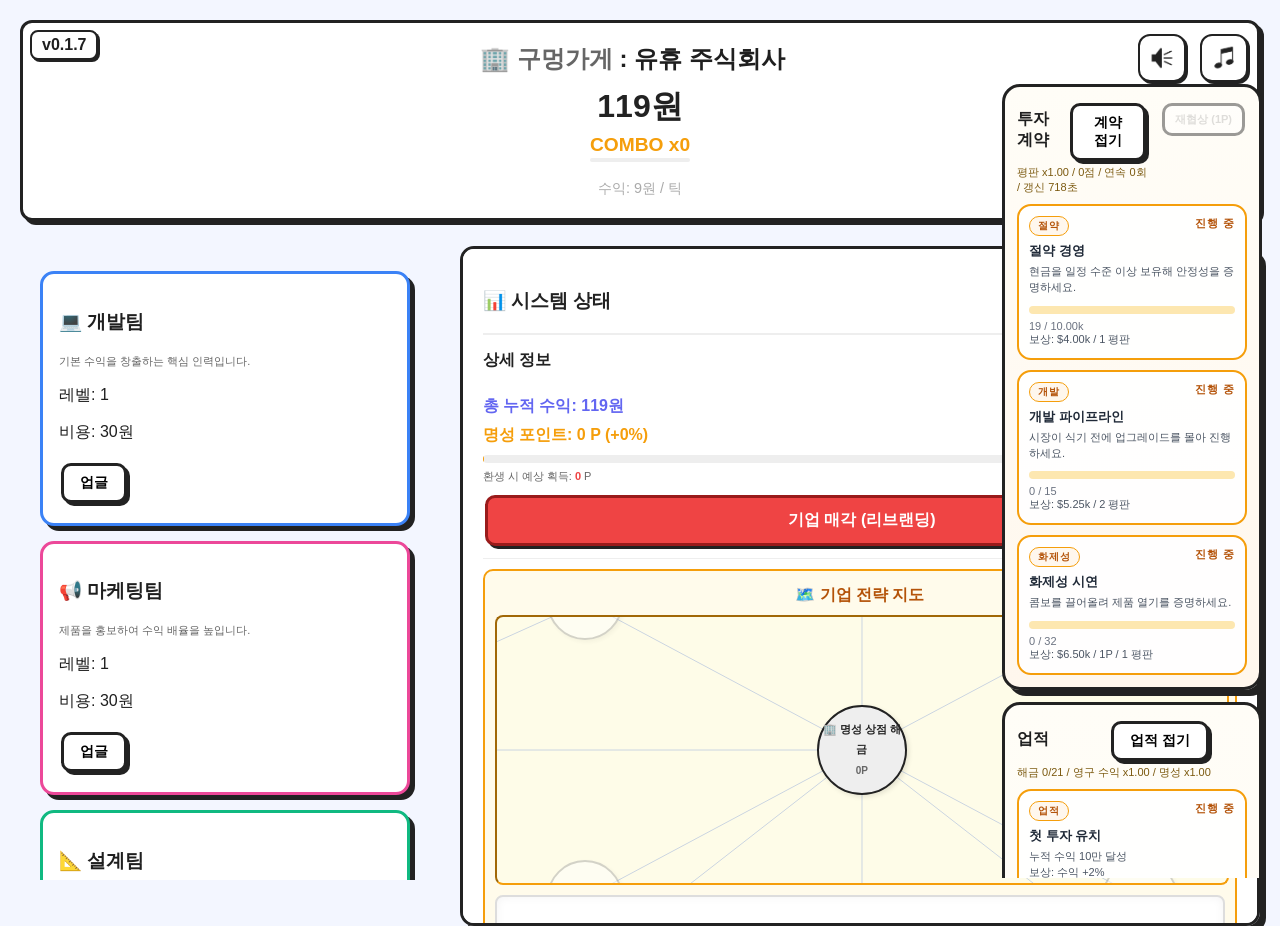
<file: index.html>
<!DOCTYPE html>
<html>
    <head>
        <meta charset="UTF-8">
        <title id = "title">유휴 주식회사: Idle Inc.</title>
        <link rel="stylesheet" href="style.css">
        <link rel="icon" href="icon.png">
    </head>

    <body>

        <div class="game-version">v0.1.7</div>
        <div id="newsBanner" class="news-banner"></div>
        
        <!-- 오프라인 수익 알림 -->
        <div id="offlineModal" class="modal" style="display:none;">
            <div class="modal-content">
                <h3>🏢 부재 중 업무 보고</h3>
                <p>회사가 자리를 비운 사이 <span id="offlineEarnings" style="color:#22c55e; font-weight:bold;">0</span>원을 벌었습니다!</p>
                <button onclick="closeOfflineModal()">수령하기</button>
            </div>
        </div>

        <div class="audio-controls">
            <button id="toggleFxMuteBtn" type="button">효과음: 켜짐</button>
            <button id="toggleBgmMuteBtn" type="button">BGM: 켜짐</button>
        </div>

        <div class="header">
            <div style="display: flex; justify-content: center; align-items: center; gap: 15px; margin-bottom: 10px;">
                <h2 style="margin: 0;">🏢 <span id="corporateRank">구멍가게</span> : <span id="companyTypeDisplay">유휴 주식회사</span></h2>
                <!-- 국가별 활성 상태 아이콘 컨테이너 -->
                <div id="countryIndicators" style="display: flex; gap: 8px;"></div>
            </div>

            <div class="money-display">
                <span id="money">0원</span>
                <div id="comboContainer" style="color: #f59e0b; font-weight: bold; font-size: 1.2em; position: relative; display: flex; flex-direction: column; align-items: center;">
                    <div>COMBO x<span id="comboCount">0</span>
                    <span id="feverStatus" style="display: none; color: #ef4444; margin-left: 10px; text-shadow: 0 0 10px #f59e0b;">🔥 OVERDRIVE!</span>
                    </div>
                    <div style="width: 100px; height: 4px; background: #eee; border-radius: 2px; margin-top: 2px; overflow: hidden;">
                        <div id="comboGauge" style="width: 0%; height: 100%; background: #f59e0b; transition: width 0.1s linear;"></div>
                    </div>
                </div>
                <div id="eventDisplay" style="font-size: 0.9em; color: #ef4444; font-weight: bold; height: 1.2em; letter-spacing: 1px;"></div>
                <div style="font-size: 0.9em; color: #aaa;">수익: <span id="totalIncome">0</span>원 / 틱</div>
            </div>
        </div>

        <div class="game-container">
            <!-- 왼쪽: 업그레이드 구역 -->
            <div class="upgrade-section">
                <div class="card card-dev" id="card-dev">
                    <h3>💻 개발팀</h3>
                    <p class="desc">기본 수익을 창출하는 핵심 인력입니다.</p>
                    <p>레벨: <span id="devLevel">1</span></p>
                    <p>비용: <span id="devCost"></span>원</p>
                    <button onclick="upgradeDev(this)">업글</button>
                </div>

                <div class="card card-marketing" id="card-marketing">
                    <h3>📢 마케팅팀</h3>
                    <p class="desc">제품을 홍보하여 수익 배율을 높입니다.</p>
                    <p>레벨: <span id="marketingLevel">1</span></p>
                    <p>비용: <span id="marketingCost"></span>원</p>
                    <button onclick="upgradeMarketing(this)">업글</button>
                </div>

                <div class="card card-design" id="card-design">
                    <h3>📐 설계팀</h3>
                    <p class="desc">프로세스를 최적화하여 작업 속도를 높입니다.</p>
                    <p>레벨: <span id="designLevel">1</span></p>
                    <p>비용: <span id="designCost"></span>원</p>
                    <button onclick="upgradeDesign(this)">업글</button>
                </div>

                <!-- 홍보팀 (해금 전 숨김) -->
                <div class="card card-pr" id="card-pr" style="display: none;">
                    <h3>📣 홍보팀</h3>
                    <p class="desc">마케팅 효율 증폭 및 긍정적 이벤트를 유도합니다.</p>
                    <p>레벨: <span id="prLevel">0</span></p>
                    <p>비용: <span id="prCost"></span>원</p>
                    <button onclick="upgradePr(this)">업글</button>
                </div>

                <!-- 전략기획팀 (해금 전 숨김) -->
                <div class="card card-strategy" id="card-strategy" style="display: none;">
                    <h3>📊 전략기획팀</h3>
                    <p class="desc">전체적인 효율 증가 및 비용 절감을 관리합니다.</p>
                    <p>레벨: <span id="strategyLevel">0</span></p>
                    <p>비용: <span id="strategyCost"></span>원</p>
                    <button onclick="upgradeStrategy(this)">업글</button>
                </div>

                <div class="card card-mgmt" id="card-management">
                    <h3>🤖 관리직 AI</h3>
                    <p class="desc">부서 업그레이드를 자동으로 수행합니다. (최소 1레벨 필요)</p>
                    <p>레벨: <span id="managementLevel">0</span></p>
                    <p>비용: <span id="managementCost"></span>원</p>
                    <button onclick="upgradeManagement(this)">고용/업글</button>
                    
                    <!-- 관리직 해금 전까지 숨겨질 구역 -->
                    <div id="mgmtControls" style="display: none; margin-top: 10px; border-top: 2px solid #eee; padding-top: 15px;">
                        <button onclick="toggleManagement()" id="mgmtBtn">관리직 끄기</button>
                        <br><br>
                        <button onclick="setPriority('dev')">개발 우선</button>
                        <button onclick="setPriority('marketing')">마케팅 우선</button>
                        <button onclick="setPriority('design')">설계 우선</button>
                        <button onclick="setPriority('auto')">자동</button>
                    </div>
                </div>
            </div>

            <!-- 오른쪽: 새 메뉴 (상태판) -->
            <div class="status-panel" style="padding: 20px; border-radius: 14px;">
                <h3>📊 시스템 상태</h3>
                <div id="mgmtStatusContainer" style="display: none;">
                    <p>AI 상태: <span id="mgmtStatus" style="font-weight: bold;">-</span></p>
                    <p>우선 순위: <span id="currentPriority" style="color: #00eaff;">-</span></p>
                </div>
                
                <!-- 외교 패널 (해금 시 노출) -->
                <div id="diplomacyPanel" style="display: none; margin-top: 10px; padding: 10px; background: #f0f9ff; border: 2px solid #3b82f6; border-radius: 10px;">
                    <h4 style="margin: 0 0 8px 0; color: #1e40af;">🌍 글로벌 외교 전략</h4>
                    <div style="display: grid; grid-template-columns: 1fr 1fr; gap: 5px;">
                        <button onclick="activateCountry('japan')" style="font-size: 11px; padding: 5px;">🇯🇵 일본 제휴<br><span style="font-size: 8px; color: #3b82f6;">비용 10% 감소</span><br><span id="japanCost" style="font-size: 9px; color: #666; font-weight: normal;">0원</span></button>
                        <button onclick="activateCountry('korea')" style="font-size: 11px; padding: 5px;">🇰🇷 남한 협력<br><span style="font-size: 8px; color: #3b82f6;">수익 80% 증가</span><br><span id="koreaCost" style="font-size: 9px; color: #666; font-weight: normal;">0원</span></button>
                        <button onclick="activateCountry('china')" style="font-size: 11px; padding: 5px;">🇨🇳 중국 수출<br><span style="font-size: 8px; color: #3b82f6;">수익 50%↑ 비용 20%↑</span><br><span id="chinaCost" style="font-size: 9px; color: #666; font-weight: normal;">0원</span></button>
                        <button onclick="activateCountry('usa')" style="font-size: 11px; padding: 5px;">🇺🇸 미국 진출<br><span style="font-size: 8px; color: #3b82f6;">수익 100% 증가</span><br><span id="usaCost" style="font-size: 9px; color: #666; font-weight: normal;">0원</span></button>
                        <button onclick="activateCountry('germany')" style="font-size: 11px; padding: 5px;">🇩🇪 독일 기술<br><span style="font-size: 8px; color: #3b82f6;">속도 20% 가속</span><br><span id="germanyCost" style="font-size: 9px; color: #666; font-weight: normal;">0원</span></button>
                        <button onclick="activateCountry('vietnam')" style="font-size: 11px; padding: 5px;">🇻🇳 베트남 공장<br><span style="font-size: 8px; color: #3b82f6;">비용 20% 감소</span><br><span id="vietnamCost" style="font-size: 9px; color: #666; font-weight: normal;">0원</span></button>
                        <button onclick="activateCountry('uk')" style="font-size: 11px; padding: 5px;">🇬🇧 영국 금융<br><span style="font-size: 8px; color: #3b82f6;">명성 획득 50%↑</span><br><span id="ukCost" style="font-size: 9px; color: #666; font-weight: normal;">0원</span></button>
                        <button onclick="activateCountry('north')" style="font-size: 11px; padding: 5px;">🇰🇵 북한 협약<br><span style="font-size: 8px; color: #ef4444; font-weight: bold;">수익 10배 폭증</span><br><span id="northCost" style="font-size: 9px; color: #666; font-weight: normal;">0원</span></button>
                        <button onclick="activateCountry('nuclear')" style="font-size: 11px; padding: 5px; background: #fee2e2;">☢️ 비밀 계약<br><span style="font-size: 8px; color: #666;">자산 10배 or -70%</span><br><span id="nuclearCost" style="font-size: 9px; color: #666; font-weight: normal;">0원</span></button>
                    </div>
                    <div id="activeBuffs" style="margin-top: 8px; font-size: 11px; color: #1e40af; font-weight: bold;"></div>
                </div>

                <hr>
                <h4 style="margin-top: 0;">상세 정보</h4>
                <ul style="list-style: none; padding: 0; line-height: 1.8;">
                    <li style="color: #6366f1; font-weight: bold;">총 누적 수익: <span id="statTotalMoney">0</span></li>
                    <li style="color: #f59e0b; font-weight: bold;">명성 포인트: <span id="statPrestige">0 P</span> (<span id="prestigeBonus">0%</span>)</li>
                    <div style="margin-top: 5px; font-size: 0.85em; background: #eee; border-radius: 5px; overflow: hidden;">
                        <div id="prestigeProgress" style="width: 0%; height: 8px; background: #f59e0b; transition: width 0.3s;"></div>
                    </div>
                    <p style="font-size: 11px; margin: 4px 0; color: #666;">환생 시 예상 획득: <span id="potentialGain" style="font-weight: bold; color: #ef4444;">0</span> P</p>
                    <button onclick="rebirth()" class="btn-rebirth" style="width: 100%; margin-top: 5px;">기업 매각 (리브랜딩)</button>
                    <hr style="margin: 8px 0; border-top: 1px solid #eee;">
                    
                    <!-- 명성 스킬 트리 (방사형 지도) -->
                    <div class="prestige-shop strategy-map-panel" style="background: #fffbeb; border: 2px solid #f59e0b; padding: 10px; border-radius: 10px; margin-top: 10px;">
                        <h4 style="margin: 0 0 5px 0; color: #b45309; text-align: center;">🗺️ 기업 전략 지도</h4>
                        <div class="skill-tree-layout">
                            <!-- 왼쪽: 트리 뷰포트 -->
                            <div id="treeViewport" class="tree-viewport">
                                <div id="treeContainer" class="tree-container">
                                    <svg id="treeSvg" class="tree-svg" style="position: absolute; overflow: visible; pointer-events: none; z-index: 1; left: 0; top: 0;"></svg>
                                    <!-- 노드 동적 배치 -->
                                </div>
                            </div>
                            <!-- 오른쪽: 상세 정보 패널 -->
                            <div id="skillDetails" class="skill-details">
                                <div id="detailsDefault" style="margin: auto; color: #aaa; text-align: center;">노드를 클릭하여<br>상세 정보를 확인하세요.</div>
                                <div id="detailsContent" style="display: none;">
                                    <div class="detail-item">
                                        <label>이름</label>
                                        <h3 id="detailName">스킬 이름</h3>
                                    </div>
                                    <div class="detail-item">
                                        <label>설명</label>
                                        <div id="detailDesc" class="desc">설명 텍스트</div>
                                    </div>
                                    <div class="detail-item">
                                        <label>효과</label>
                                        <div id="detailEffect">-</div>
                                    </div>
                                    <div class="detail-item">
                                        <label>연구 비용</label>
                                        <div id="detailCost"><span id="detailCostValue">0</span> 명성 포인트</div>
                                    </div>
                                    <button id="detailBuyBtn" onclick="">연구 시작</button>
                                </div>
                            </div>
                        </div>
                    </div>
                    <hr style="margin: 15px 0; border-top: 1px solid #eee;">

                    <li>개발력: <span id="statDev">-</span></li>
                    <li>마케팅 효과: <span id="statMark">-</span></li>
                    <li>작업 속도: <span id="statSpeed">-</span></li>
                    <li id="statPrContainer" style="display: none;">홍보 시너지: <span id="statPr">-</span></li>
                    <li id="statStratContainer" style="display: none;">전략 승수: <span id="statStrat">-</span></li>
                    <li id="statMgmtContainer" style="display: none; color: #00ff00;">관리직 처리량: <span id="statMgmt">-</span></li>
                </ul>
                <hr>
                <h4>🤖 AI 업무 로그</h4>
                <div id="log" class="log-container">
                    <div class="log-entry">시스템 가동 준비 완료...</div>
                </div>

                <hr>
                <h4>💾 데이터 관리</h4>
                <div style="display: grid; grid-template-columns: 1fr 1fr; gap: 5px;">
                    <button onclick="exportSave()" style="font-size: 11px;">코드 복사</button>
                    <button onclick="importSave()" style="font-size: 11px;">코드 입력</button>
                </div>
                <button onclick="resetGame()" style="width: 100%; font-size: 11px; background: #fee2e2; border-color: #ef4444; color: #b91c1c; margin-top: 5px;">데이터 초기화</button>
            </div>
        </div>

        <div class="contracts-dock">
            <div class="contracts-panel">
                <div class="contracts-header">
                    <div>
                        <div class="section-head"><h4>투자 계약</h4><button id="toggleContractsBtn" type="button" onclick="toggleContractsPanel()">계약 접기</button></div>
                        <p id="contractsMeta">새 목표가 계속 회사를 움직이게 만듭니다.</p>
                    </div>
                    <button id="rerollContractsBtn" type="button" onclick="rerollContracts()">재편성</button>
                </div>
                <div id="contractsBody" class="collapsible-body">
                    <div id="contractsList" class="contracts-list">
                    <div class="contract-empty">계약을 불러오는 중...</div>
                    </div>
                </div>
            </div>
            <div class="contracts-panel achievements-panel">
                <div class="contracts-header">
                    <div>
                        <div class="section-head"><h4>업적</h4><button id="toggleAchievementsBtn" type="button" onclick="toggleAchievementsPanel()">업적 접기</button></div>
                        <p id="achievementsMeta">창업자의 장기 업적이 영구 보너스로 쌓입니다.</p>
                    </div>
                </div>
                <div id="achievementsBody" class="collapsible-body">
                    <div id="achievementsList" class="achievements-list">
                    <div class="contract-empty">업적을 불러오는 중...</div>
                    </div>
                </div>
            </div>
        </div>

        <div id="clickEventLayer" style="position: fixed; inset: 0; pointer-events: none; z-index: 5000;"></div>
        <script src="src/js/00-state-data.js"></script>
        <script src="src/js/01-audio-ui-helpers.js"></script>
        <script src="src/js/02-format-contracts-fever.js"></script>
        <script src="src/js/03-economy-upgrades.js"></script>
        <script src="src/js/04-diplomacy-save.js"></script>
        <script src="src/js/05-prestige-speed-ai.js"></script>
        <script src="src/js/06-loop-ui-init.js"></script>
    </body>
</html>
</file>
<file: style.css>
/* 스타일 통일 패치 */
            body {
                background: #f3f6ff;
                font-family: 'Pretendard', Arial, sans-serif;
                color: #1f1f1f;
                margin: 0;
                padding: 20px;
                overflow: hidden;
                height: 100vh;
                box-sizing: border-box;
                display: flex;
                flex-direction: column; /* 세로 배치로 충돌 방지 */
            }
            .header {
                background: white;
                border: 3px solid #222;
                border-radius: 12px;
                padding: 20px;
                box-shadow: 4px 4px 0px #222;
                margin-bottom: 25px;
                text-align: center;
                flex-shrink: 0; /* 헤더 크기 고정 */
            }
            #money {
                font-size: 32px;
                font-weight: bold;
                display: block;
                color: #222;
                margin-bottom: 5px;
                transition: all 0.2s;
            }
            .audio-controls {
                position: fixed;
                top: 30px;
                right: 30px;
                display: flex;
                gap: 10px;
                z-index: 10000;
                margin-top: 0;
            }
            .game-version {
                position: fixed;
                top: 30px;
                left: 30px;
                background: white;
                border: 2px solid #222;
                border-radius: 8px;
                padding: 4px 10px;
                font-weight: bold;
                box-shadow: 2px 2px 0 #222;
                z-index: 10000;
                pointer-events: none;
            }
            .audio-toggle-btn,
            .audio-controls button {
                width: 48px;
                height: 48px;
                padding: 0;
                display: inline-flex;
                align-items: center;
                justify-content: center;
                background: #fff;
                border: 2px solid #222;
                border-radius: 12px;
                box-shadow: 2px 2px 0 #222;
                cursor: pointer;
            }
            .audio-toggle-btn img,
            .audio-controls button img {
                width: 28px;
                height: 28px;
                object-fit: contain;
                pointer-events: none;
            }
            .audio-toggle-btn:active,
            .audio-controls button:active {
                transform: translate(1px, 1px);
                box-shadow: 1px 1px 0 #222;
            }
            
            /* 애니메이션 효과 */
            @keyframes pop {
                0% { transform: scale(1); }
                50% { transform: scale(1.1); }
                100% { transform: scale(1); }
            }
            @keyframes bounce {
                0%, 100% { transform: translateY(0); }
                50% { transform: translateY(-5px); }
            }
            @keyframes pulse-red {
                0% { border-color: #ef4444; box-shadow: 0 0 0 0 rgba(239, 68, 68, 0.4); }
                70% { box-shadow: 0 0 0 15px rgba(239, 68, 68, 0); }
                100% { border-color: #222; }
            }
            @keyframes pulse-purple {
                0% { border-color: #a855f7; box-shadow: 0 0 0 0 rgba(168, 85, 247, 0.6); }
                70% { box-shadow: 0 0 0 15px rgba(168, 85, 247, 0); }
                100% { border-color: #222; }
            }
            @keyframes shake {
                0%, 100% { transform: translateX(0); }
                20%, 60% { transform: translateX(-8px); border-color: #ef4444; }
                40%, 80% { transform: translateX(8px); border-color: #ef4444; }
            }
            @keyframes floatUp {
                0% { transform: translateY(0); opacity: 1; }
                100% { transform: translateY(-50px); opacity: 0; }
            }
            @keyframes flash {
                0%, 100% { background-color: white; }
                50% { background-color: #fef08a; }
            }
            @keyframes money-glow {
                0% { text-shadow: 0 0 5px #22c55e; transform: scale(1); }
                50% { text-shadow: 0 0 20px #22c55e; transform: scale(1.1); }
                100% { text-shadow: 0 0 5px #22c55e; transform: scale(1); }
            }
            .money-huge {
                animation: money-glow 0.5s infinite;
                color: #10b981 !important;
            }
            .event-active-ui {
                background: #fff1f2 !important;
                border-color: #f43f5e !important;
            }

            .floating-text {
                position: absolute;
                pointer-events: none;
                font-weight: bold;
                animation: floatUp 0.8s ease-out forwards;
                z-index: 2000;
            }

            .pop { animation: pop 0.15s ease; }
            .bounce { animation: bounce 0.1s ease; }
            .pulse-red { animation: pulse-red 0.5s ease-out; }
            /* 외교 뱃지 스타일 */
            .country-badge {
                padding: 4px 10px;
                border-radius: 20px;
                font-size: 11px;
                font-weight: bold;
                color: white;
                box-shadow: 0 2px 5px rgba(0,0,0,0.2);
                animation: pulse-soft 2s infinite;
            }
            @keyframes pulse-soft {
                0%, 100% { transform: scale(1); }
                50% { transform: scale(1.05); }
            }

            /* 모달 스타일 */
            .modal {
                position: fixed; inset: 0; background: rgba(0,0,0,0.7);
                display: flex; align-items: center; justify-content: center; z-index: 10001;
            }
            .modal-content {
                background: white; padding: 30px; border-radius: 20px;
                text-align: center; box-shadow: 0 0 30px rgba(0,0,0,0.5);
                border: 4px solid #222;
            }

            .pulse-purple { animation: pulse-purple 0.5s ease-out; }
            .shake { animation: shake 0.4s ease-in-out; }
            .flash { animation: flash 0.5s ease; }
            
            /* 피버 모드 애니메이션 */
            @keyframes fever-shake {
                0% { transform: translate(1px, 1px) rotate(0deg); }
                10% { transform: translate(-1px, -2px) rotate(-1deg); }
                20% { transform: translate(-3px, 0px) rotate(1deg); }
                30% { transform: translate(3px, 2px) rotate(0deg); }
                40% { transform: translate(1px, -1px) rotate(1deg); }
                50% { transform: translate(-1px, 2px) rotate(-1deg); }
                60% { transform: translate(-3px, 1px) rotate(0deg); }
                70% { transform: translate(3px, 1px) rotate(-1deg); }
                80% { transform: translate(-1px, -1px) rotate(1deg); }
                90% { transform: translate(1px, 2px) rotate(0deg); }
                100% { transform: translate(1px, -2px) rotate(-1deg); }
            }
            .fever-active {
                animation: fever-shake 0.5s infinite;
                background: linear-gradient(to bottom, #fff3e8, #fef2f2) !important;
            }

            /* 골든 클릭 버튼 */
            .golden-btn {
                position: absolute;
                width: 60px;
                height: 60px;
                background: radial-gradient(circle, #fcd34d 0%, #f59e0b 100%);
                border: 4px solid #fff;
                border-radius: 50%;
                box-shadow: 0 0 20px rgba(245, 158, 11, 0.6);
                cursor: pointer;
                pointer-events: auto;
                display: flex;
                align-items: center;
                justify-content: center;
                font-size: 24px;
                animation: pop 0.3s cubic-bezier(0.175, 0.885, 0.32, 1.275) forwards;
                z-index: 5001;
            }

            .desc {
                font-size: 11px;
                color: #666;
                margin: 4px 0 8px 0;
            }

            .skill-tree-layout {
                display: flex;
                flex-direction: column; /* 가로(row)에서 세로(column)로 변경 */
                gap: 10px;
                width: 100%;
            }
            .tree-viewport {
                width: 100%;
                height: 300px; /* 트리 뷰포트 높이 고정 */
                position: relative;
                background: #fefce8;
                border: 2px inset #f59e0b;
                border-radius: 8px;
                overflow: hidden;
                cursor: grab;
                user-select: none;
                touch-action: none;
            }
            .tree-viewport:active { cursor: grabbing; }
            .skill-details {
                width: 100%;
                box-sizing: border-box;
                background: white;
                border: 2px solid #ddd;
                border-radius: 8px;
                padding: 15px;
                display: flex;
                flex-direction: column;
                box-shadow: inset 0 0 10px rgba(0,0,0,0.05);
                word-break: keep-all;
                white-space: normal;
                overflow-y: auto;
                min-height: 150px;
            }
            #detailsContent {
                display: flex;
                flex-direction: column;
                align-items: stretch;
                gap: 10px;
                width: 100%;
            }
            .detail-item {
                display: flex;
                flex-direction: column;
                align-items: stretch;
                gap: 4px;
                width: 100%;
            }
            .detail-item label {
                display: block;
                font-size: 11px;
                font-weight: 700;
                color: #92400e;
                letter-spacing: 0.02em;
            }
            #detailName,
            #detailDesc,
            #detailEffect,
            #detailCost {
                display: block;
                width: 100%;
                margin: 0;
            }
            #detailDesc {
                font-size: 12px;
                line-height: 1.5;
            }
            #detailEffect {
                background: #f0fdf4;
                padding: 8px;
                border-radius: 6px;
                font-size: 11px;
                border-left: 4px solid #22c55e;
                box-sizing: border-box;
            }
            #detailBuyBtn {
                width: 100%;
                margin-top: 4px;
                align-self: stretch;
            }
            .tree-container {
                position: absolute;
                top: 50%; left: 50%;
                transform-origin: center;
                width: 0; height: 0;
            }
            .tree-node {
                position: absolute;
                display: flex;
                flex-direction: column;
                align-items: center;
                justify-content: center;
                width: 60px;
                background: white;
                border: 2px solid #94a3b8;
                border-radius: 50%;
                aspect-ratio: 1/1;
                font-size: 8px;
                text-align: center;
                transform: translate(-50%, -50%);
                z-index: 2;
                transition: all 0.2s;
                cursor: help;
                box-shadow: 2px 2px 5px rgba(0,0,0,0.1);
            }
            .tree-node.owned { border-color: #f59e0b; background: #fffbeb; border-width: 3px; z-index: 3; }
            .tree-node.selected { box-shadow: 0 0 15px rgba(59, 130, 246, 0.8); border-color: #3b82f6; transform: translate(-50%, -50%) scale(1.1); }
            .tree-node.locked { opacity: 0.45; filter: grayscale(1); }
            .tree-node.core { width: 70px; border-color: #222; background: #eee; font-weight: bold; font-size: 10px; }
            
            /* 변형 노드 (Tier 3) 특수 스타일 */
            .tree-node.transform {
                border-style: double;
                border-width: 5px;
                background: #fdf2f8;
                border-color: #ec4899;
            }
            .tree-node.transform.owned {
                background: #fbcfe8;
                border-color: #db2777;
            }

            .tree-node span { display: block; margin-bottom: 2px; font-weight: bold; }
            .tree-node .price-tag { font-size: 9px; color: #666; font-weight: bold; }
            .tree-node button {
                padding: 2px 6px;
                font-size: 9px;
                border-width: 2px;
            }

            /* 밸런스 패치: 더 넓은 전략 지도 */
            .tree-viewport {
                height: 460px;
            }
            .tree-node {
                width: 72px;
                font-size: 9px;
            }
            .tree-node.core {
                width: 86px;
                font-size: 11px;
            }
            .tree-node .price-tag {
                font-size: 10px;
            }

            /* 긴급 뉴스 배너 */
            .news-banner {
                position: fixed;
                top: -60px;
                left: 0;
                right: 0;
                background: #ef4444;
                color: white;
                padding: 15px;
                text-align: center;
                font-weight: bold;
                font-size: 1.1em;
                z-index: 9999;
                box-shadow: 0 4px 15px rgba(0,0,0,0.2);
                transition: top 0.5s cubic-bezier(0.175, 0.885, 0.32, 1.275);
                border-bottom: 4px solid #991b1b;
            }
            .news-banner.active { top: 0; }
            .news-banner.positive { background: #10b981; border-color: #064e3b; }

            /* 레이아웃 구조 수정 */
            .game-container {
                display: flex;
                gap: 30px;
                flex: 1;
                min-height: 0; /* 스크롤 작동을 위한 설정 */
                justify-content: center;
                max-width: 1400px;
                margin: 0 auto;
                width: 100%;
            }
            .upgrade-section {
                flex: 1;
                max-width: 450px;
                overflow-y: auto;
                padding: 10px 20px 50px 20px; /* 좌우 패딩 추가로 잘림 방지 */
                padding-bottom: 50px;
                scrollbar-width: thin; /* 스크롤바 슬림화 */
            }

            button {
                background: white;
                border: 3px solid #222;
                border-radius: 10px;
                padding: 8px 16px;
                font-weight: bold;
                cursor: pointer;
                box-shadow: 3px 3px 0px #222;
                transition: all 0.1s ease;
                margin: 4px 2px;
                font-size: 14px;
            }
            button:hover {
                transform: translate(-2px, -2px);
                box-shadow: 5px 5px 0px #222;
                background: #fafafa;
            }
            button:active {
                transform: translate(2px, 2px);
                box-shadow: 1px 1px 0px #222;
            }
            .card {
                background: white;
                border: 3px solid #222;
                border-radius: 14px;
                padding: 16px;
                margin: 15px 0;
                box-shadow: 5px 5px 0px #222;
            }
            /* 팀별 테두리 색상 */
            .card-dev { border-color: #3b82f6; }
            .card-marketing { border-color: #ec4899; }
            .card-design { border-color: #10b981; }
            .card-mgmt { border-color: #a855f7; }
            .card-pr { border-color: #f59e0b; }
            .card-strategy { border-color: #6366f1; }
            .status-panel {
                flex: 1.2;
                background: white;
                color: #222;
                border: 3px solid #222;
                box-shadow: 6px 6px 0px #222;
                border-radius: 14px;
                padding: 20px;
                height: 100%; /* 부모 높이 전체 차지 */
                overflow-y: auto; /* 오른쪽도 독립 스크롤 */
                scrollbar-width: thin;
            }
            .btn-rebirth {
                background: #ef4444 !important;
                color: white !important;
                border-color: #991b1b !important;
                padding: 12px !important;
                font-size: 16px !important;
                animation: pulse-red 2s infinite;
            }
            .btn-rebirth:hover {
                background: #dc2626 !important;
                animation: none;
            }
            /* 로그 시스템 스타일 */
            .log-container {
                margin-top: 20px;
                background: #f8fafc;
                border: 2px dashed #ccc;
                border-radius: 10px;
                padding: 10px;
                height: 120px;
                overflow-y: auto; /* 로그 내역 스크롤 허용 */
                font-size: 12px;
                color: #666;
                display: flex;
                flex-direction: column-reverse; /* 최신 로그가 위로 */
            }
            .log-entry {
                padding: 2px 0;
                border-bottom: 1px solid #eee;
            }
            hr { border: none; border-top: 2px solid #eee; margin: 15px 0; }

            /* 전략 지도 레이아웃 보정 */
            .strategy-map-panel {
                overflow: hidden;
            }
            .skill-tree-layout {
                flex-direction: column;
                min-height: 420px;
            }
            .tree-viewport {
                flex: 1;
                min-height: 250px;
            }
            .skill-details {
                flex: 0 0 auto;
                min-width: 0;
                min-height: 140px;
            }
            .game-container {
                align-items: stretch;
            }
            .status-panel {
                flex: 1.5 1 200px;
                min-width: 200px;
                overflow-x: hidden;
            }
            .contracts-dock {
                position: fixed;
                right: 18px;
                top: 84px;
                width: min(260px, calc(100vw - 36px));
                z-index: 9000;
                max-height: calc(100vh - 110px);
                overflow-y: auto;
                padding-bottom: 4px;
            }
            .contracts-panel {
                background: linear-gradient(180deg, #fffdf7 0%, #fff7ed 100%);
                border: 3px solid #222;
                border-radius: 18px;
                box-shadow: 6px 6px 0 #222;
                padding: 12px;
                margin-bottom: 12px;
                overflow: hidden;
            }
            .section-head {
                display: flex;
                align-items: center;
                justify-content: space-between;
                gap: 8px;
            }
            .contracts-header {
                display: flex;
                gap: 12px;
                align-items: flex-start;
                justify-content: space-between;
                margin-bottom: 8px;
            }
            .contracts-header h4 {
                margin: 0 0 4px 0;
                font-size: 16px;
            }
            .contracts-header p {
                margin: 0;
                font-size: 11px;
                color: #7c5a10;
                line-height: 1.4;
            }
            #rerollContractsBtn {
                border-radius: 10px;
                padding: 6px 10px;
                font-size: 11px;
                white-space: nowrap;
            }
            #rerollContractsBtn:disabled {
                opacity: 0.45;
                cursor: not-allowed;
                box-shadow: none;
                transform: none;
            }
            .contracts-list {
                display: grid;
                gap: 10px;
            }
            .collapsible-body {
                max-height: 1200px;
                opacity: 1;
                overflow: hidden;
                transition: max-height 0.35s ease, opacity 0.25s ease, transform 0.25s ease;
                transform: translateY(0);
            }
            .collapsible-body.collapsed {
                max-height: 0;
                opacity: 0;
                transform: translateY(-4px);
                pointer-events: none;
            }
            .contract-card {
                background: rgba(255, 255, 255, 0.92);
                border: 2px solid #f59e0b;
                border-radius: 14px;
                padding: 10px;
            }
            .contract-badge {
                display: inline-block;
                padding: 2px 8px;
                border-radius: 999px;
                background: #fff7ed;
                border: 1px solid #f59e0b;
                font-size: 10px;
                color: #b45309;
            }
            .contract-card.done {
                border-color: #10b981;
                box-shadow: inset 0 0 0 1px rgba(16, 185, 129, 0.15);
            }
            .contract-topline {
                display: flex;
                justify-content: space-between;
                gap: 8px;
                font-size: 11px;
                font-weight: 700;
                text-transform: uppercase;
                letter-spacing: 0.08em;
                color: #b45309;
                margin-bottom: 6px;
            }
            .contract-card.done .contract-topline {
                color: #047857;
            }
            .contract-title {
                font-size: 13px;
                font-weight: 700;
                margin-bottom: 4px;
                color: #1f2937;
            }
            .contract-desc,
            .contract-reward {
                font-size: 11px;
                color: #4b5563;
                line-height: 1.45;
            }
            .contract-progress {
                height: 8px;
                margin: 10px 0 6px;
                background: #fde7b0;
                border-radius: 999px;
                overflow: hidden;
            }
            .contract-progress-bar {
                height: 100%;
                background: linear-gradient(90deg, #f59e0b, #f97316);
                border-radius: inherit;
                transition: width 0.2s ease;
            }
            .contract-card.done .contract-progress-bar {
                background: linear-gradient(90deg, #10b981, #34d399);
            }
            .contract-progress-text,
            .contract-empty {
                font-size: 11px;
                color: #6b7280;
            }
            @media (max-width: 980px) {
                body {
                    overflow-y: auto;
                    height: auto;
                    min-height: 100vh;
                }
                .game-container {
                    flex-direction: column;
                    align-items: stretch;
                }
                .upgrade-section,
                .status-panel {
                    max-width: none;
                    min-width: 0;
                    width: 100%;
                }
                .status-panel {
                    flex-basis: auto;
                    height: auto;
                }
                .contracts-dock {
                    position: static;
                    width: 100%;
                    margin-top: 16px;
                    max-height: none;
                    overflow: visible;
                }
                .skill-tree-layout {
                    min-height: 460px;
                }
                .tree-viewport {
                    min-height: 280px;
                }
            }
</file>
